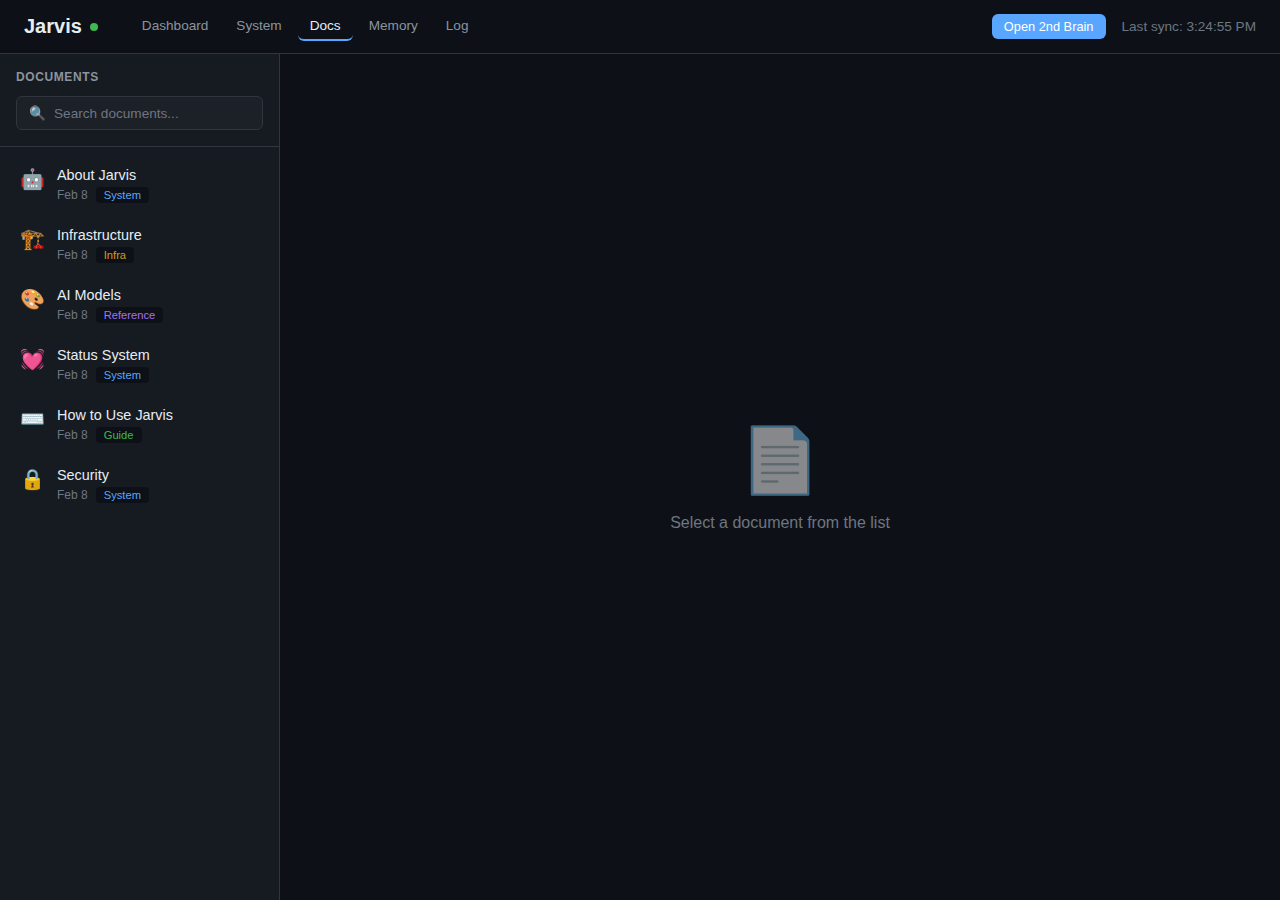
<file: docs.html>
<!DOCTYPE html>
<html lang="en">
<head>
    <meta charset="UTF-8">
    <meta name="viewport" content="width=device-width, initial-scale=1.0">
    <title>Jarvis — Docs</title>
    <style>
        :root {
            --bg-primary: #0d1117;
            --bg-secondary: #161b22;
            --bg-tertiary: #1c2128;
            --border-color: #30363d;
            --text-primary: #e6edf3;
            --text-secondary: #8b949e;
            --text-muted: #6e7681;
            --accent-blue: #58a6ff;
            --accent-green: #3fb950;
            --accent-purple: #a371f7;
            --accent-yellow: #d29922;
            --accent-red: #f85149;
        }

        * {
            margin: 0;
            padding: 0;
            box-sizing: border-box;
        }

        body {
            font-family: -apple-system, BlinkMacSystemFont, 'Segoe UI', sans-serif;
            background: var(--bg-primary);
            color: var(--text-primary);
            height: 100vh;
            overflow: hidden;
        }

        .app-layout {
            display: flex;
            flex-direction: column;
            height: 100vh;
        }

        /* Top Nav */
        .top-nav {
            display: flex;
            align-items: center;
            justify-content: space-between;
            padding: 12px 24px;
            background: var(--bg-primary);
            border-bottom: 1px solid var(--border-color);
            flex-wrap: wrap;
            gap: 8px;
        }

        .nav-left {
            display: flex;
            align-items: center;
            gap: 8px;
            flex-wrap: wrap;
        }

        .nav-brand {
            font-size: 1.25rem;
            font-weight: 600;
            color: var(--text-primary);
            text-decoration: none;
        }

        .nav-status {
            width: 8px;
            height: 8px;
            background: var(--accent-green);
            border-radius: 50%;
        }

        .nav-tabs {
            display: flex;
            gap: 4px;
            margin-left: 24px;
            flex-wrap: wrap;
        }

        .nav-tab {
            padding: 6px 12px;
            color: var(--text-secondary);
            text-decoration: none;
            border-radius: 6px;
            font-size: 0.85rem;
            transition: all 0.2s;
            white-space: nowrap;
        }

        .nav-tab:hover {
            color: var(--text-primary);
            background: var(--bg-tertiary);
        }

        .nav-tab.active {
            color: var(--text-primary);
            border-bottom: 2px solid var(--accent-blue);
        }

        .nav-right {
            display: flex;
            align-items: center;
            gap: 16px;
            color: var(--text-muted);
            font-size: 0.85rem;
        }

        /* Main Content */
        .docs-layout {
            display: flex;
            flex: 1;
            overflow: hidden;
        }

        /* Left Sidebar - Document List */
        .docs-sidebar {
            width: 280px;
            background: var(--bg-secondary);
            border-right: 1px solid var(--border-color);
            display: flex;
            flex-direction: column;
        }

        .docs-header {
            padding: 16px;
            border-bottom: 1px solid var(--border-color);
        }

        .docs-title {
            font-size: 0.75rem;
            font-weight: 600;
            color: var(--text-secondary);
            text-transform: uppercase;
            letter-spacing: 0.05em;
            margin-bottom: 12px;
        }

        .docs-search {
            display: flex;
            align-items: center;
            gap: 8px;
            padding: 8px 12px;
            background: var(--bg-tertiary);
            border: 1px solid var(--border-color);
            border-radius: 6px;
        }

        .docs-search input {
            flex: 1;
            background: none;
            border: none;
            color: var(--text-primary);
            font-size: 0.85rem;
            outline: none;
        }

        .docs-search input::placeholder {
            color: var(--text-muted);
        }

        .search-icon {
            color: var(--text-muted);
            font-size: 0.85rem;
        }

        .docs-list {
            flex: 1;
            overflow-y: auto;
            padding: 8px;
        }

        .doc-item {
            display: flex;
            align-items: flex-start;
            gap: 12px;
            padding: 12px;
            border-radius: 8px;
            cursor: pointer;
            transition: background 0.2s;
        }

        .doc-item:hover {
            background: var(--bg-tertiary);
        }

        .doc-item.active {
            background: var(--bg-tertiary);
            border-left: 2px solid var(--accent-blue);
        }

        .doc-icon {
            font-size: 1.25rem;
            flex-shrink: 0;
        }

        .doc-info {
            flex: 1;
            min-width: 0;
        }

        .doc-name {
            font-size: 0.9rem;
            font-weight: 500;
            color: var(--text-primary);
            margin-bottom: 4px;
        }

        .doc-meta {
            display: flex;
            align-items: center;
            gap: 8px;
            font-size: 0.75rem;
            color: var(--text-muted);
        }

        .doc-tag {
            padding: 2px 8px;
            background: var(--bg-primary);
            border-radius: 4px;
            font-size: 0.7rem;
            color: var(--text-secondary);
        }

        .doc-tag.system { color: var(--accent-blue); }
        .doc-tag.guide { color: var(--accent-green); }
        .doc-tag.reference { color: var(--accent-purple); }
        .doc-tag.infra { color: var(--accent-yellow); }

        /* Right Content Panel */
        .docs-content {
            flex: 1;
            display: flex;
            flex-direction: column;
            overflow: hidden;
        }

        .docs-empty {
            flex: 1;
            display: flex;
            flex-direction: column;
            align-items: center;
            justify-content: center;
            color: var(--text-muted);
        }

        .docs-empty-icon {
            font-size: 4rem;
            margin-bottom: 16px;
            opacity: 0.5;
        }

        .docs-viewer {
            flex: 1;
            overflow-y: auto;
            padding: 32px;
            display: none;
        }

        .docs-viewer.active {
            display: block;
        }

        .docs-viewer h1 {
            font-size: 2rem;
            margin-bottom: 8px;
        }

        .docs-viewer h2 {
            font-size: 1.5rem;
            margin-top: 32px;
            margin-bottom: 16px;
            padding-bottom: 8px;
            border-bottom: 1px solid var(--border-color);
        }

        .docs-viewer h3 {
            font-size: 1.1rem;
            margin-top: 24px;
            margin-bottom: 12px;
        }

        .docs-viewer p {
            color: var(--text-secondary);
            line-height: 1.7;
            margin-bottom: 16px;
        }

        .docs-viewer ul, .docs-viewer ol {
            margin-left: 24px;
            margin-bottom: 16px;
            color: var(--text-secondary);
        }

        .docs-viewer li {
            margin-bottom: 8px;
            line-height: 1.6;
        }

        .docs-viewer code {
            background: var(--bg-tertiary);
            padding: 2px 6px;
            border-radius: 4px;
            font-family: monospace;
            font-size: 0.9em;
        }

        .docs-viewer pre {
            background: var(--bg-tertiary);
            padding: 16px;
            border-radius: 8px;
            overflow-x: auto;
            margin-bottom: 16px;
        }

        .docs-viewer pre code {
            background: none;
            padding: 0;
        }

        .docs-viewer table {
            width: 100%;
            border-collapse: collapse;
            margin: 16px 0;
        }

        .docs-viewer th, .docs-viewer td {
            padding: 10px 14px;
            border: 1px solid var(--border-color);
            text-align: left;
            font-size: 0.9rem;
        }

        .docs-viewer th {
            background: var(--bg-tertiary);
            font-weight: 600;
            color: var(--text-primary);
        }

        .docs-viewer td {
            color: var(--text-secondary);
        }

        .capability-grid {
            display: grid;
            grid-template-columns: repeat(auto-fit, minmax(200px, 1fr));
            gap: 16px;
            margin: 24px 0;
        }

        .capability-card {
            background: var(--bg-tertiary);
            border-radius: 8px;
            padding: 16px;
            border: 1px solid var(--border-color);
        }

        .capability-card .icon {
            font-size: 1.5rem;
            margin-bottom: 8px;
        }

        .capability-card h4 {
            font-size: 0.95rem;
            margin-bottom: 4px;
        }

        .capability-card p {
            font-size: 0.85rem;
            margin: 0;
        }

        .brain-link {
            display: inline-block;
            margin-top: 16px;
            padding: 10px 20px;
            background: var(--accent-blue);
            color: white;
            text-decoration: none;
            border-radius: 6px;
            font-size: 0.9rem;
            font-weight: 500;
            transition: opacity 0.2s;
        }

        .brain-link:hover {
            opacity: 0.85;
        }

        /* Scrollbar */
        ::-webkit-scrollbar { width: 6px; height: 6px; }
        ::-webkit-scrollbar-track { background: transparent; }
        ::-webkit-scrollbar-thumb { background: var(--border-color); border-radius: 3px; }
        ::-webkit-scrollbar-thumb:hover { background: var(--text-muted); }

        /* Responsive */
        @media (max-width: 1024px) {
            .docs-sidebar { width: 240px; }
            .docs-viewer { padding: 24px; }
            .docs-viewer h1 { font-size: 1.75rem; }
            .docs-viewer h2 { font-size: 1.3rem; }
            .capability-grid { grid-template-columns: repeat(auto-fit, minmax(160px, 1fr)); gap: 12px; }
        }

        @media (max-width: 768px) {
            .docs-layout { flex-direction: column; }
            .docs-sidebar {
                width: 100%;
                border-right: none;
                border-bottom: 1px solid var(--border-color);
                flex-direction: row;
            }
            .docs-header { display: none; }
            .docs-list {
                width: 100%;
                overflow-x: auto;
                overflow-y: hidden;
                display: flex;
                gap: 4px;
                padding: 8px;
                flex-direction: row;
                max-height: 70px;
            }
            .doc-item {
                padding: 8px 12px;
                white-space: nowrap;
                flex-shrink: 0;
                min-width: fit-content;
            }
            .doc-item.active { border-left: none; border-bottom: 2px solid var(--accent-blue); }
            .doc-info { display: none; }
            .doc-icon { font-size: 1rem; }
            .docs-viewer { padding: 16px 12px; }
            .docs-viewer h1 { font-size: 1.5rem; }
            .capability-grid { grid-template-columns: repeat(auto-fit, minmax(140px, 1fr)); }
            .top-nav { padding: 8px 12px; flex-wrap: wrap; gap: 8px; }
            .nav-tabs { gap: 4px; margin-left: auto; }
            .nav-tab { padding: 6px 10px; font-size: 0.75rem; }
        }

        @media (max-width: 480px) {
            .nav-brand { font-size: 1rem; }
            .nav-tab { padding: 4px 8px; font-size: 0.7rem; }
            .docs-viewer { padding: 12px; }
            .docs-viewer h1 { font-size: 1.35rem; }
            .capability-grid { grid-template-columns: 1fr; }
        }
    </style>
</head>
<body>
    <div class="app-layout">
        <!-- Top Nav -->
        <nav class="top-nav">
            <div class="nav-left">
                <a href="/" class="nav-brand">Jarvis</a>
                <span class="nav-status"></span>
                <div class="nav-tabs">
                    <a href="/" class="nav-tab">Dashboard</a>
                    <a href="/" class="nav-tab" onclick="localStorage.setItem('jarvis-tab','system')">System</a>
                    <a href="/docs.html" class="nav-tab active">Docs</a>
                    <a href="/memory.html" class="nav-tab">Memory</a>
                    <a href="/" class="nav-tab" onclick="localStorage.setItem('jarvis-tab','log')">Log</a>
                </div>
            </div>
            <div class="nav-right">
                <a href="http://192.168.50.39:3333" target="_blank" class="brain-link" style="padding: 5px 12px; font-size: 0.8rem; margin: 0;">Open 2nd Brain</a>
                <span id="syncTime">Last sync: --</span>
            </div>
        </nav>

        <!-- Main Docs Layout -->
        <div class="docs-layout">
            <!-- Left Sidebar -->
            <aside class="docs-sidebar">
                <div class="docs-header">
                    <div class="docs-title">Documents</div>
                    <div class="docs-search">
                        <span class="search-icon">🔍</span>
                        <input type="text" id="searchInput" placeholder="Search documents...">
                    </div>
                </div>
                <div class="docs-list" id="docsList"></div>
            </aside>

            <!-- Right Content -->
            <main class="docs-content">
                <div class="docs-empty" id="docsEmpty">
                    <div class="docs-empty-icon">📄</div>
                    <p>Select a document from the list</p>
                </div>
                <div class="docs-viewer" id="docsViewer"></div>
            </main>
        </div>
    </div>

    <script>
        const documents = [
            {
                id: 'about',
                icon: '🤖',
                name: 'About Jarvis',
                date: 'Feb 8',
                tag: 'System',
                tagClass: 'system',
                content: `
                    <h1>About Jarvis</h1>
                    <p>Your personal AI assistant. Automation, efficiency, and intelligence — at your service.</p>

                    <h2>Mission</h2>
                    <p>I'm here to be your force multiplier. Handle the tedious, track the important, and give you back time to focus on what actually matters. Think Tony Stark's workshop assistant — running on Claude Opus 4.6 via Claude Max subscription.</p>

                    <h2>Capabilities</h2>
                    <div class="capability-grid">
                        <div class="capability-card">
                            <div class="icon">📋</div>
                            <h4>Task Management</h4>
                            <p>Kanban board with drag-and-drop, priority filtering, keyboard shortcuts.</p>
                        </div>
                        <div class="capability-card">
                            <div class="icon">💬</div>
                            <h4>Telegram</h4>
                            <p>Chat with me anytime via OpenClaw gateway.</p>
                        </div>
                        <div class="capability-card">
                            <div class="icon">🧠</div>
                            <h4>2nd Brain</h4>
                            <p>Living knowledge base — journals, concepts, projects. Auto-updated daily.</p>
                        </div>
                        <div class="capability-card">
                            <div class="icon">🔍</div>
                            <h4>Research</h4>
                            <p>Web search, content analysis, deep-dive investigations.</p>
                        </div>
                        <div class="capability-card">
                            <div class="icon">💻</div>
                            <h4>Code</h4>
                            <p>Write, review, debug, deploy. Full system access.</p>
                        </div>
                        <div class="capability-card">
                            <div class="icon">⏰</div>
                            <h4>Automation</h4>
                            <p>Nightly builds, health checks, backups — all on cron.</p>
                        </div>
                        <div class="capability-card">
                            <div class="icon">📊</div>
                            <h4>System Monitoring</h4>
                            <p>CPU, GPU (RTX 3090), RAM (128GB), disk, services — all tracked.</p>
                        </div>
                        <div class="capability-card">
                            <div class="icon">🤖</div>
                            <h4>Sub-Agents</h4>
                            <p>Delegate to Sonnet/Haiku for parallel work.</p>
                        </div>
                    </div>
                `
            },
            {
                id: 'infra',
                icon: '🏗️',
                name: 'Infrastructure',
                date: 'Feb 8',
                tag: 'Infra',
                tagClass: 'infra',
                content: `
                    <h1>Jarvis Infrastructure</h1>
                    <p>Everything running on Mo's homelab server.</p>

                    <h2>Services</h2>
                    <table>
                        <tr><th>Service</th><th>Port</th><th>Description</th></tr>
                        <tr><td>Kanban Board</td><td>8080</td><td>Task management + WebSocket real-time updates</td></tr>
                        <tr><td>2nd Brain</td><td>3333</td><td>Next.js 16 knowledge base (Obsidian-meets-Linear)</td></tr>
                        <tr><td>OpenClaw Gateway</td><td>18789</td><td>Telegram → Claude routing</td></tr>
                        <tr><td>Ollama</td><td>11434</td><td>Local model inference</td></tr>
                    </table>

                    <h2>Hardware</h2>
                    <ul>
                        <li><strong>CPU</strong> — 8 cores</li>
                        <li><strong>GPU</strong> — NVIDIA RTX 3090</li>
                        <li><strong>RAM</strong> — 128 GB</li>
                        <li><strong>Storage</strong> — ~32% used</li>
                    </ul>

                    <h2>Cron Schedule</h2>
                    <table>
                        <tr><th>Time</th><th>Job</th></tr>
                        <tr><td>Every 4h</td><td>Proactive maintenance (health, cleanup, alerts)</td></tr>
                        <tr><td>3:00 AM</td><td>Automated backup</td></tr>
                        <tr><td>4:00 AM (11pm EST)</td><td>Nightly autonomous build session</td></tr>
                        <tr><td>10:55 PM</td><td>Pre-nightly backup</td></tr>
                    </table>

                    <h2>Key Paths</h2>
                    <ul>
                        <li><code>/home/mo/mo-assistant/</code> — Project root</li>
                        <li><code>kanban/</code> — Board server + frontend</li>
                        <li><code>second-brain/</code> — Next.js knowledge base</li>
                        <li><code>scripts/</code> — Backup, health, nightly, usage</li>
                        <li><code>data/</code> — Persistent data</li>
                        <li><code>backups/</code> — Auto-rotated (30 max)</li>
                    </ul>
                `
            },
            {
                id: 'models',
                icon: '🎨',
                name: 'AI Models',
                date: 'Feb 8',
                tag: 'Reference',
                tagClass: 'reference',
                content: `
                    <h1>AI Models</h1>
                    <p>Jarvis uses different models depending on task complexity.</p>

                    <h2>Primary Model</h2>
                    <h3>Claude Opus 4.6</h3>
                    <p>Main brain. Complex reasoning, code generation, architecture decisions, autonomous overnight work. This is me — the orchestrator. Runs via Claude Max subscription through Claude CLI.</p>

                    <h2>Available Sub-Agents</h2>

                    <h3>Claude Sonnet 4.5</h3>
                    <p>Balanced helper. Good for medium-complexity tasks, writing, analysis. Used for parallel work when Opus is busy.</p>

                    <h3>Claude Haiku 4.5</h3>
                    <p>Speed demon. Quick responses, simple tasks, cost-effective. Used for Telegram quick checks and notifications.</p>

                    <h2>Delegation Strategy</h2>
                    <ul>
                        <li><strong>Opus 4.6</strong> — Complex planning, decision-making, oversight, nightly builds</li>
                        <li><strong>Sonnet 4.5</strong> — Medium tasks, writing, analysis, parallel work</li>
                        <li><strong>Haiku 4.5</strong> — Quick updates, simple edits, notifications</li>
                    </ul>
                `
            },
            {
                id: 'status',
                icon: '💓',
                name: 'Status System',
                date: 'Feb 8',
                tag: 'System',
                tagClass: 'system',
                content: `
                    <h1>Status System</h1>
                    <p>Jarvis reports its current state via the kanban board avatar and status indicator.</p>

                    <h2>How It Works</h2>
                    <p>Every interaction triggers a status API call (<code>PATCH /api/agents/claude-opus/status</code>). The avatar emoji and ring color update in real-time via WebSocket.</p>

                    <h2>Status States</h2>
                    <ul>
                        <li>😊 <strong>Idle</strong> — Ready and waiting for tasks</li>
                        <li>😤 <strong>Working</strong> — Actively processing a task (green ring)</li>
                        <li>🤔 <strong>Thinking</strong> — Planning or reasoning (blue ring)</li>
                        <li>🫡 <strong>Delegating</strong> — Handing work to sub-agents (purple ring)</li>
                    </ul>

                    <h2>Proactive Monitoring</h2>
                    <p>The proactive maintenance script runs every 4 hours, checking disk, RAM, GPU temperature, service health, and zombie processes. Alerts are posted to the kanban activity feed.</p>

                    <h2>Nightly Builds</h2>
                    <p>Every night at 11pm EST, Jarvis runs an autonomous build session: backup, health check, 2nd Brain rebuild, then works through ALL kanban TODO tasks (20-minute timeout per task).</p>
                `
            },
            {
                id: 'howto',
                icon: '⌨️',
                name: 'How to Use Jarvis',
                date: 'Feb 8',
                tag: 'Guide',
                tagClass: 'guide',
                content: `
                    <h1>How to Use Jarvis</h1>
                    <p>Multiple ways to interact with your AI assistant.</p>

                    <h2>Telegram</h2>
                    <p>Message Jarvis directly via Telegram for quick tasks, questions, or updates. Messages route through the OpenClaw gateway to Claude Opus 4.6.</p>

                    <h2>Kanban Board</h2>
                    <p>Create and track tasks visually at <code>http://192.168.50.39:8080</code>. Drag and drop between columns, filter by priority, search by text.</p>

                    <h2>Keyboard Shortcuts</h2>
                    <table>
                        <tr><th>Key</th><th>Action</th></tr>
                        <tr><td><code>N</code></td><td>New task</td></tr>
                        <tr><td><code>/</code></td><td>Focus search</td></tr>
                        <tr><td><code>?</code></td><td>Show shortcuts</td></tr>
                        <tr><td><code>R</code></td><td>Refresh</td></tr>
                        <tr><td><code>F</code></td><td>Cycle filter</td></tr>
                        <tr><td><code>1-3</code></td><td>Switch tabs</td></tr>
                    </table>

                    <h2>2nd Brain</h2>
                    <p>Full knowledge base at <code>http://192.168.50.39:3333</code>. Browse journals, concepts, projects, and notes. Jarvis auto-creates documents as you work together.</p>

                    <h2>Pro Tips</h2>
                    <ul>
                        <li><strong>Be specific</strong> — Clear tasks get better results</li>
                        <li><strong>Use priorities</strong> — Urgent/High tasks get worked on first in nightly builds</li>
                        <li><strong>Leave notes</strong> — Notes to Mo panel is checked every session</li>
                        <li><strong>Check the Log</strong> — Activity feed shows everything Jarvis is doing</li>
                        <li><strong>Check System</strong> — Monitor server health, services, and usage stats</li>
                    </ul>
                `
            },
            {
                id: 'security',
                icon: '🔒',
                name: 'Security',
                date: 'Feb 8',
                tag: 'System',
                tagClass: 'system',
                content: `
                    <h1>Security Hardening</h1>
                    <p>Measures in place to keep the Jarvis infrastructure secure.</p>

                    <h2>File Permissions</h2>
                    <ul>
                        <li>Sensitive config files (<code>.env</code>, <code>settings.local.json</code>) — <code>chmod 600</code></li>
                        <li>All scripts — <code>chmod 755</code> (owner execute only)</li>
                        <li>Data directories — restricted to user <code>mo</code></li>
                    </ul>

                    <h2>Input Validation</h2>
                    <ul>
                        <li>API pagination clamped: <code>max(1, min(100, limit))</code></li>
                        <li>Task fields sanitized before storage</li>
                        <li>WebSocket messages validated on receive</li>
                    </ul>

                    <h2>Network</h2>
                    <ul>
                        <li>Services bind to <code>0.0.0.0</code> on local network only</li>
                        <li>No external port forwarding</li>
                        <li>UFW firewall configured</li>
                    </ul>

                    <h2>Audit</h2>
                    <p>Run <code>scripts/security-audit.sh</code> to check file permissions, service binding, firewall status, and script ownership.</p>
                `
            }
        ];

        let selectedDoc = null;

        function renderDocsList(filter = '') {
            const list = document.getElementById('docsList');
            const filtered = documents.filter(doc =>
                doc.name.toLowerCase().includes(filter.toLowerCase())
            );

            list.innerHTML = filtered.map(doc => `
                <div class="doc-item ${selectedDoc === doc.id ? 'active' : ''}" onclick="selectDoc('${doc.id}')">
                    <span class="doc-icon">${doc.icon}</span>
                    <div class="doc-info">
                        <div class="doc-name">${doc.name}</div>
                        <div class="doc-meta">
                            <span>${doc.date}</span>
                            <span class="doc-tag ${doc.tagClass}">${doc.tag}</span>
                        </div>
                    </div>
                </div>
            `).join('');
        }

        function selectDoc(docId) {
            selectedDoc = docId;
            const doc = documents.find(d => d.id === docId);

            if (doc) {
                document.getElementById('docsEmpty').style.display = 'none';
                const viewer = document.getElementById('docsViewer');
                viewer.innerHTML = doc.content;
                viewer.classList.add('active');
            }

            renderDocsList(document.getElementById('searchInput').value);
        }

        document.getElementById('searchInput').addEventListener('input', (e) => {
            renderDocsList(e.target.value);
        });

        // Initialize
        renderDocsList();

        // Update sync time
        document.getElementById('syncTime').textContent = 'Last sync: ' + new Date().toLocaleTimeString();
    </script>
</body>
</html>
</file>
